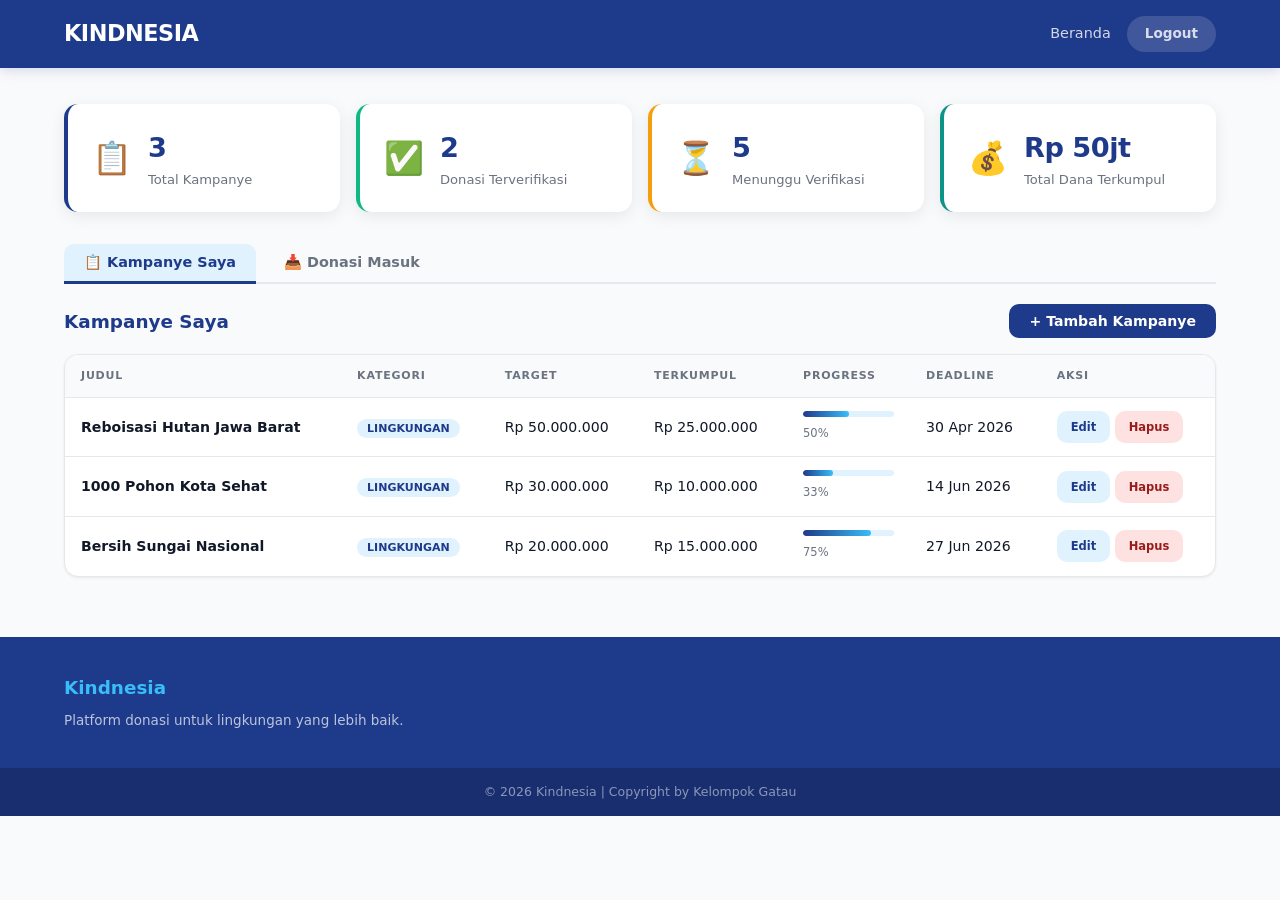
<file: dashboard.html>
<!DOCTYPE html>
<html lang="id">
<head>
  <meta charset="UTF-8">
  <meta name="viewport" content="width=device-width, initial-scale=1.0">
  <title>Dashboard Pengelola — Kindnesia</title>
  <link rel="stylesheet" href="assets/css/dashboard.css">
</head>
<body>

<header>
  <div class="container nav">
    <h1 class="logo">Kindnesia</h1>
    <nav>
      <span id="welcomeText" class="welcome-text"></span>
      <a href="index.html">Beranda</a>
      <a href="logout.php" class="logout-btn" id="logoutBtn">Logout</a>
    </nav>
  </div>
</header>

<main class="container">

  <!-- SUMMARY CARDS -->
  <section class="summary-grid">
    <div class="summary-card blue">
      <div class="summary-icon">📋</div>
      <div class="summary-info">
        <div class="summary-num" id="totalKampanye">3</div>
        <div class="summary-label">Total Kampanye</div>
      </div>
    </div>
    <div class="summary-card green">
      <div class="summary-icon">✅</div>
      <div class="summary-info">
        <div class="summary-num" id="donasiVerified">2</div>
        <div class="summary-label">Donasi Terverifikasi</div>
      </div>
    </div>
    <div class="summary-card yellow">
      <div class="summary-icon">⏳</div>
      <div class="summary-info">
        <div class="summary-num" id="donasiPending">5</div>
        <div class="summary-label">Menunggu Verifikasi</div>
      </div>
    </div>
    <div class="summary-card teal">
      <div class="summary-icon">💰</div>
      <div class="summary-info">
        <div class="summary-num" id="totalDana">Rp 50jt</div>
        <div class="summary-label">Total Dana Terkumpul</div>
      </div>
    </div>
  </section>

  <!-- TABS -->
  <div class="tabs">
    <button class="tab-btn active" onclick="showTab('kampanye', this)">📋 Kampanye Saya</button>
    <button class="tab-btn" onclick="showTab('donasi', this)">📥 Donasi Masuk</button>
  </div>

  <!-- TAB: KAMPANYE -->
  <section id="tab-kampanye" class="tab-content active">
    <div class="section-header">
      <h2>Kampanye Saya</h2>
      <button class="btn-primary" onclick="showModal()">+ Tambah Kampanye</button>
    </div>

    <div class="table-wrap">
      <table>
        <thead>
          <tr>
            <th>Judul</th>
            <th>Kategori</th>
            <th>Target</th>
            <th>Terkumpul</th>
            <th>Progress</th>
            <th>Deadline</th>
            <th>Aksi</th>
          </tr>
        </thead>
        <tbody id="kampanyeTable">
          <tr>
            <td><strong>Reboisasi Hutan Jawa Barat</strong></td>
            <td><span class="badge">Lingkungan</span></td>
            <td>Rp 50.000.000</td>
            <td>Rp 25.000.000</td>
            <td>
              <div class="mini-bar"><div style="width:50%"></div></div>
              <small>50%</small>
            </td>
            <td>30 Apr 2026</td>
            <td>
              <button class="btn-sm btn-edit" onclick="alert('Edit kampanye')">Edit</button>
              <button class="btn-sm btn-danger" onclick="alert('Hapus kampanye')">Hapus</button>
            </td>
          </tr>
          <tr>
            <td><strong>1000 Pohon Kota Sehat</strong></td>
            <td><span class="badge">Lingkungan</span></td>
            <td>Rp 30.000.000</td>
            <td>Rp 10.000.000</td>
            <td>
              <div class="mini-bar"><div style="width:33%"></div></div>
              <small>33%</small>
            </td>
            <td>14 Jun 2026</td>
            <td>
              <button class="btn-sm btn-edit" onclick="alert('Edit kampanye')">Edit</button>
              <button class="btn-sm btn-danger" onclick="alert('Hapus kampanye')">Hapus</button>
            </td>
          </tr>
          <tr>
            <td><strong>Bersih Sungai Nasional</strong></td>
            <td><span class="badge">Lingkungan</span></td>
            <td>Rp 20.000.000</td>
            <td>Rp 15.000.000</td>
            <td>
              <div class="mini-bar"><div style="width:75%"></div></div>
              <small>75%</small>
            </td>
            <td>27 Jun 2026</td>
            <td>
              <button class="btn-sm btn-edit" onclick="alert('Edit kampanye')">Edit</button>
              <button class="btn-sm btn-danger" onclick="alert('Hapus kampanye')">Hapus</button>
            </td>
          </tr>
        </tbody>
      </table>
    </div>
  </section>

  <!-- TAB: DONASI -->
  <section id="tab-donasi" class="tab-content">
    <div class="section-header">
      <h2>Donasi Masuk</h2>
      <div class="filter-inline">
        <select id="filterStatus" onchange="filterDonasi()">
          <option value="">Semua Status</option>
          <option value="pending">Pending</option>
          <option value="verified">Terverifikasi</option>
          <option value="rejected">Ditolak</option>
        </select>
      </div>
    </div>

    <div class="table-wrap">
      <table>
        <thead>
          <tr>
            <th>Donatur</th>
            <th>Kampanye</th>
            <th>Nominal</th>
            <th>Metode</th>
            <th>Bukti</th>
            <th>Pesan</th>
            <th>Status</th>
            <th>Aksi</th>
          </tr>
        </thead>
        <tbody id="donasiTable">
          <tr data-status="pending">
            <td>Budi Santoso<br><small>budi@email.com</small></td>
            <td>Reboisasi Hutan Jawa Barat</td>
            <td><strong>Rp 50.000</strong></td>
            <td>Transfer Bank</td>
            <td><a href="#" class="link-bukti">Lihat Bukti</a></td>
            <td>Semoga bermanfaat!</td>
            <td><span class="status-badge pending">Pending</span></td>
            <td>
              <button class="btn-sm btn-verify" onclick="updateStatus(this, 'verified')">✓ Verifikasi</button>
              <button class="btn-sm btn-danger" onclick="updateStatus(this, 'rejected')">✗ Tolak</button>
            </td>
          </tr>
          <tr data-status="verified">
            <td>Sari Dewi<br><small>sari@email.com</small></td>
            <td>Bersih Sungai Nasional</td>
            <td><strong>Rp 100.000</strong></td>
            <td>QRIS</td>
            <td><a href="#" class="link-bukti">Lihat Bukti</a></td>
            <td>-</td>
            <td><span class="status-badge verified">Terverifikasi</span></td>
            <td><span class="text-muted">-</span></td>
          </tr>
          <tr data-status="pending">
            <td>Andi Pratama<br><small>andi@email.com</small></td>
            <td>1000 Pohon Kota Sehat</td>
            <td><strong>Rp 25.000</strong></td>
            <td>E-Wallet</td>
            <td><a href="#" class="link-bukti">Lihat Bukti</a></td>
            <td>Terus semangat!</td>
            <td><span class="status-badge pending">Pending</span></td>
            <td>
              <button class="btn-sm btn-verify" onclick="updateStatus(this, 'verified')">✓ Verifikasi</button>
              <button class="btn-sm btn-danger" onclick="updateStatus(this, 'rejected')">✗ Tolak</button>
            </td>
          </tr>
        </tbody>
      </table>
    </div>
  </section>

</main>

<!-- MODAL TAMBAH KAMPANYE -->
<div id="modalOverlay" class="modal-overlay" onclick="hideModal()" style="display:none;">
  <div class="modal" onclick="event.stopPropagation()">
    <div class="modal-header">
      <h3>Tambah Kampanye Baru</h3>
      <button class="modal-close" onclick="hideModal()">✕</button>
    </div>
    <form id="kampanyeForm" onsubmit="submitKampanye(event)">
      <div class="form-group">
        <label>Judul Kampanye</label>
        <input type="text" placeholder="Judul kampanye Anda" required>
      </div>
      <div class="form-row">
        <div class="form-group">
          <label>Kategori</label>
          <select required>
            <option value="">Pilih Kategori</option>
            <option>Lingkungan</option>
            <option>Kesehatan</option>
            <option>Pendidikan</option>
            <option>Bencana</option>
            <option>Fasilitas Umum</option>
          </select>
        </div>
        <div class="form-group">
          <label>Lokasi</label>
          <input type="text" placeholder="Kota, Provinsi">
        </div>
      </div>
      <div class="form-row">
        <div class="form-group">
          <label>Target Dana (Rp)</label>
          <input type="number" placeholder="50000000" min="100000" required>
        </div>
        <div class="form-group">
          <label>Deadline</label>
          <input type="date" required>
        </div>
      </div>
      <div class="form-group">
        <label>Deskripsi</label>
        <textarea rows="3" placeholder="Ceritakan kampanye Anda..."></textarea>
      </div>
      <div class="modal-actions">
        <button type="button" class="btn-secondary" onclick="hideModal()">Batal</button>
        <button type="submit" class="btn-primary">Simpan Kampanye</button>
      </div>
    </form>
  </div>
</div>

<footer>
  <div class="footer-content container">
    <div>
      <h3>Kindnesia</h3>
      <p>Platform donasi untuk lingkungan yang lebih baik.</p>
    </div>
  </div>
  <div class="copyright">
    <p>© 2026 Kindnesia | Copyright by Kelompok Gatau</p>
  </div>
</footer>

<script>
  // Tampilkan nama pengelola dari sessionStorage
  (function () {
    // Cukup tampilkan nama kalau ada di sessionStorage
    // TIDAK redirect paksa — biar PHP session yang handle auth
    try {
      const raw = sessionStorage.getItem('kindnesia_user');
      if (raw) {
        const user = JSON.parse(raw);
        const el = document.getElementById('welcomeText');
        if (el && user.nama) el.textContent = '👤 ' + user.nama;
      }
    } catch (_) {}
  })();

  // Tab switching
  function showTab(name, btn) {
    document.querySelectorAll('.tab-content').forEach(t => t.classList.remove('active'));
    document.querySelectorAll('.tab-btn').forEach(b => b.classList.remove('active'));
    document.getElementById('tab-' + name).classList.add('active');
    btn.classList.add('active');
  }

  // Modal
  function showModal() {
    document.getElementById('modalOverlay').style.display = 'flex';
  }
  function hideModal() {
    document.getElementById('modalOverlay').style.display = 'none';
  }

  // Submit kampanye (placeholder)
  function submitKampanye(e) {
    e.preventDefault();
    alert('Kampanye berhasil ditambahkan! (Hubungkan ke PHP untuk fungsionalitas penuh)');
    hideModal();
  }

  // Filter donasi
  function filterDonasi() {
    const val = document.getElementById('filterStatus').value;
    document.querySelectorAll('#donasiTable tr').forEach(row => {
      const status = row.dataset.status || '';
      row.style.display = (!val || status === val) ? '' : 'none';
    });
  }

  // Update status donasi
  function updateStatus(btn, newStatus) {
    const row = btn.closest('tr');
    row.dataset.status = newStatus;
    const badgeEl = row.querySelector('.status-badge');
    const actionCell = row.querySelector('td:last-child');

    if (newStatus === 'verified') {
      badgeEl.className = 'status-badge verified';
      badgeEl.textContent = 'Terverifikasi';
    } else {
      badgeEl.className = 'status-badge rejected';
      badgeEl.textContent = 'Ditolak';
    }
    actionCell.innerHTML = '<span class="text-muted">-</span>';
  }

  // Logout
  document.getElementById('logoutBtn').addEventListener('click', function (e) {
    e.preventDefault();
    sessionStorage.removeItem('kindnesia_user');
    window.location.href = 'logout.php';
  });
</script>

</body>
</html>
</file>
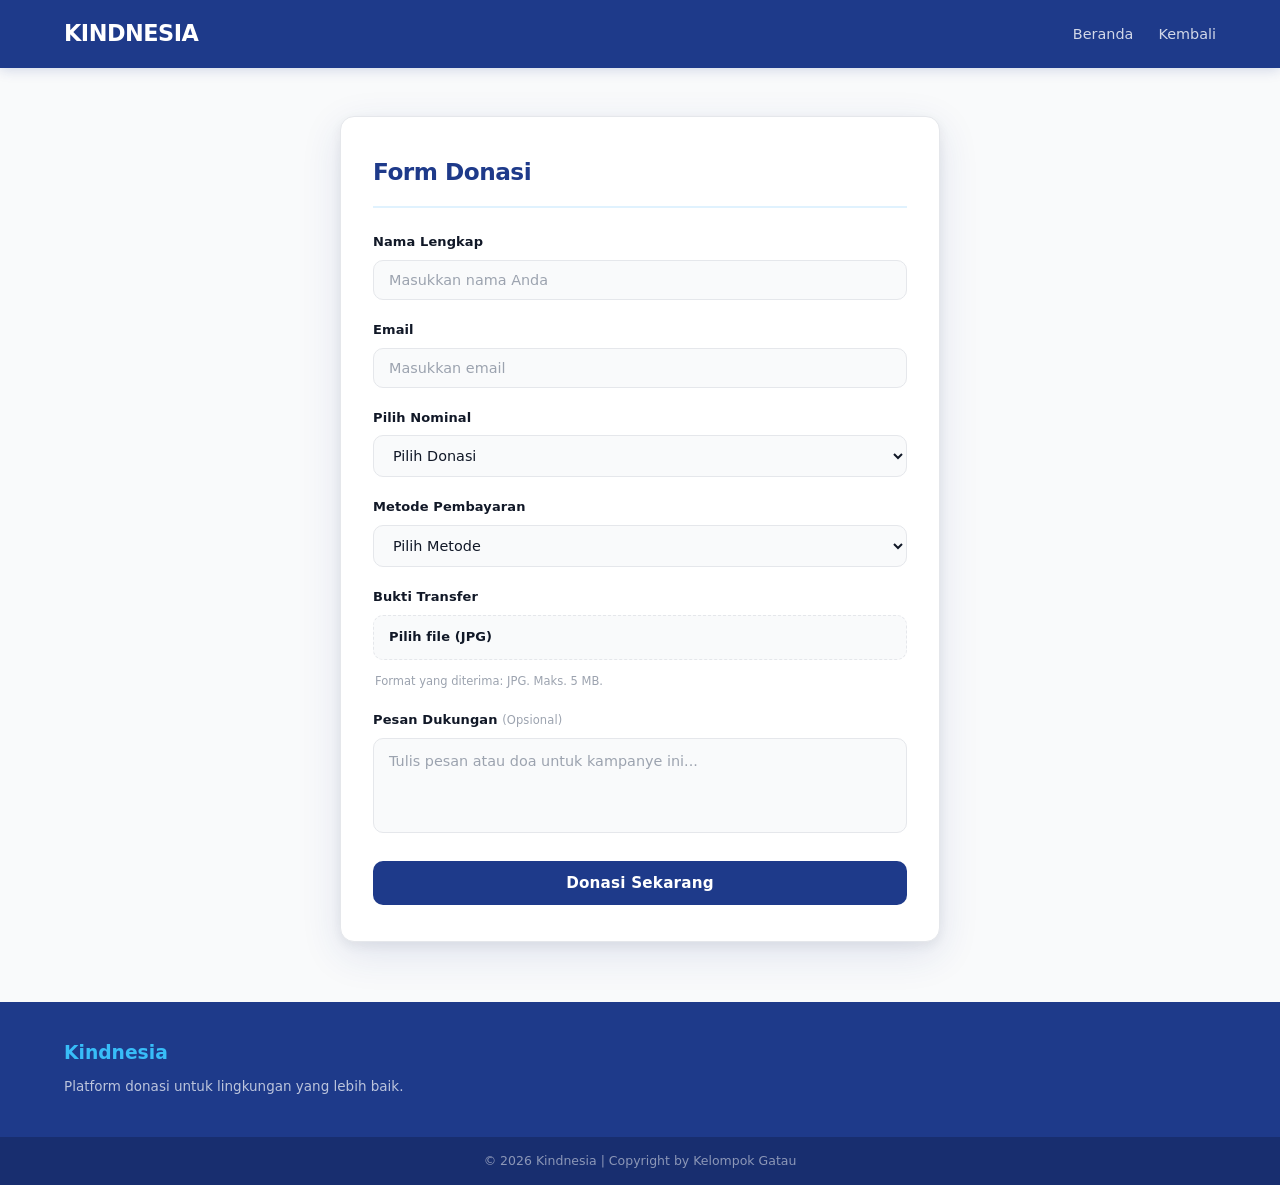
<file: donasi.html>
<!DOCTYPE html>
<html lang="id">
<head>
    <meta charset="UTF-8">
    <meta name="viewport" content="width=device-width, initial-scale=1.0">
    <title>Donasi Kindnesia - Crowdfunding Social and Nature</title>
    <link rel="stylesheet" href="assets/css/donasi.css">
</head>
<body>

<header>
    <div class="container nav">
        <h1 class="logo">Kindnesia</h1>
        <nav>
            <a href="index.html">Beranda</a>
            <a href="details.html">Kembali</a>
        </nav>
    </div>
</header>

<main>
    <div class="card glass">
            <h2>Form Donasi</h2>

            <div id="successMsg" class="success-msg" style="display:none;">
                Donasi Anda berhasil dikirim! Terima kasih atas kepedulian Anda.
            </div>

            <form id="donasiForm">
                <div class="form-group">
                    <label for="nama">Nama Lengkap</label>
                    <input type="text" id="nama" placeholder="Masukkan nama Anda" required>
                </div>

                <div class="form-group">
                    <label for="email">Email</label>
                    <input type="email" id="email" placeholder="Masukkan email" required>
                </div>

                <div class="form-group">
                    <label for="nominal">Pilih Nominal</label>
                    <select id="nominal" required>
                        <option value="">Pilih Donasi</option>
                        <option value="10000">Rp 10.000</option>
                        <option value="25000">Rp 25.000</option>
                        <option value="50000">Rp 50.000</option>
                        <option value="100000">Rp 100.000</option>
                        <option value="250000">Rp 250.000</option>
                        <option value="500000">Rp 500.000</option>
                        <option value="1000000">Rp 1.000.000</option>
                    </select>
                </div>

                <div class="form-group">
                    <label for="metode">Metode Pembayaran</label>
                    <select id="metode" required>
                        <option value="">Pilih Metode</option>
                        <option>Transfer Bank (BCA / BNI / Mandiri)</option>
                        <option>E-Wallet (OVO, DANA, GoPay)</option>
                        <option>QRIS</option>
                    </select>
                </div>

                <div class="form-group">
                    <label for="bukti">Bukti Transfer</label>
                    <div class="file-upload-wrapper">
                        <input type="file" id="bukti" accept=".jpg,.jpeg" required>
                        <label for="bukti" class="file-upload-label">
                            <span id="fileNameDisplay">Pilih file (JPG)</span>
                        </label>
                    </div>
                    <p class="file-hint">Format yang diterima: JPG. Maks. 5 MB.</p>
                </div>

                <div class="form-group">
                    <label for="pesan">Pesan Dukungan <span class="optional">(Opsional)</span></label>
                    <textarea id="pesan" placeholder="Tulis pesan atau doa untuk kampanye ini..."></textarea>
                </div>

                <button type="submit" class="btn-submit">Donasi Sekarang</button>
            </form>
        </div>
</main>
<footer>
    <div class="footer-content container">
        <div>
            <h3>Kindnesia</h3>
            <p>Platform donasi untuk lingkungan yang lebih baik.</p>
        </div>
    </div>
    <div class="copyright">
        <p>© 2026 Kindnesia | Copyright by Kelompok Gatau</p>
    </div>
</footer>

</body>
</html>
</file>
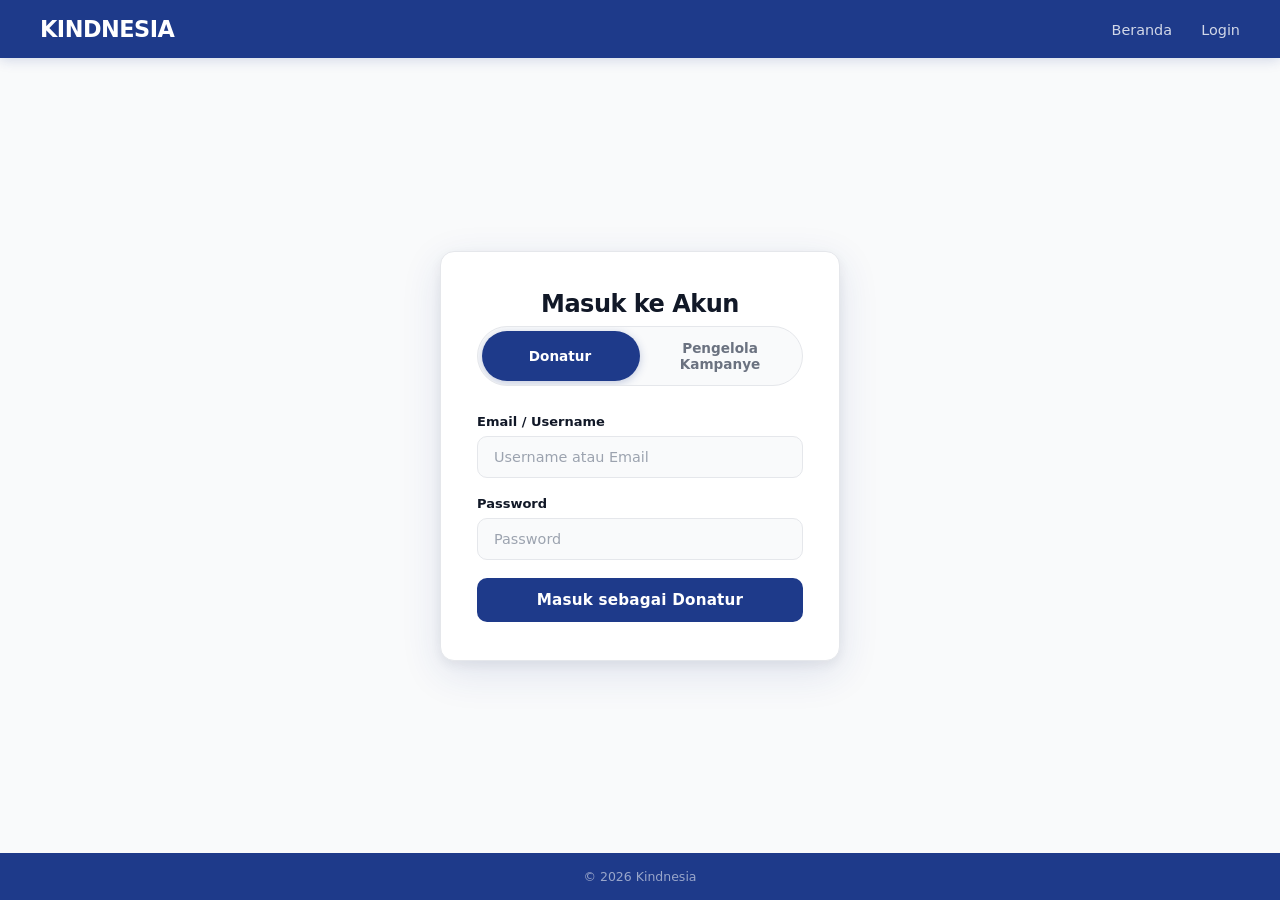
<file: login.html>
<!DOCTYPE html>
<html lang="id">
<head>
  <meta charset="UTF-8">
  <title>Login Kindnesia - Crowdfunding Social and Nature</title>
  <link rel="stylesheet" href="assets/css/login.css">
</head>
<body>

<header>
  <h1>Kindnesia</h1>
  <nav>
    <a href="index.php">Beranda</a>
    <a href="#">Login</a>
  </nav>
</header>

<div class="login-container">
  <div class="login-box">

    <h2 class="title-box">Masuk ke Akun</h2>

    <div class="role-toggle">
      <button class="active" onclick="setRole('donatur', this)">Donatur</button>
      <button onclick="setRole('pengelola', this)">Pengelola Kampanye</button>
      <span class="toggle-slider" aria-hidden="true"></span>
    </div>

    <div class="input-group">
      <label>Email / Username</label>
      <input type="text" placeholder="Username atau Email">
    </div>

    <div class="input-group">
      <label>Password</label>
      <input type="password" placeholder="Password">
    </div>

    <button class="login-btn" id="loginBtn">
      Masuk sebagai Donatur
    </button>

  </div>
</div>

<footer>
  © 2026 Kindnesia
</footer>
<script src="assets/js/login.js"></script>
</body>
</html>
</file>
<file: assets/css/dashboard.css>
/* ==========================================
   Kindnesia — Dashboard Pengelola
   ========================================== */

:root {
  --primary: #1E3A8A;
  --primary-hover: #1e40af;
  --secondary: #38BDF8;
  --secondary-light: #e0f2fe;
  --bg: #F9FAFB;
  --surface: #FFFFFF;
  --text: #111827;
  --text-muted: #6B7280;
  --text-light: #9CA3AF;
  --border: #E5E7EB;
  --shadow-sm: 0 1px 3px rgba(0,0,0,0.07);
  --shadow-md: 0 4px 16px rgba(0,0,0,0.08);
  --shadow-lg: 0 12px 32px rgba(0,0,0,0.10);
  --radius: 10px;
  --radius-lg: 14px;
  --radius-pill: 50px;
  --green: #10B981;
  --yellow: #F59E0B;
  --red: #EF4444;
  --teal: #0D9488;
}

* { margin: 0; padding: 0; box-sizing: border-box; font-family: 'Segoe UI', system-ui, sans-serif; }

body { background: var(--bg); color: var(--text); min-height: 100vh; line-height: 1.6; }

.container { width: 90%; max-width: 1200px; margin: auto; }

/* ── HEADER ── */
header {
  background: var(--primary);
  position: sticky; top: 0; z-index: 100;
  box-shadow: 0 2px 12px rgba(30,58,138,0.18);
}

.nav {
  display: flex; justify-content: space-between;
  align-items: center; padding: 16px 0;
}

.logo {
  color: white; font-weight: 800; font-size: 1.4rem;
  letter-spacing: -0.5px; text-transform: uppercase;
}

nav { display: flex; align-items: center; gap: 16px; }

.welcome-text {
  color: rgba(255,255,255,0.85);
  font-size: 0.88rem; font-weight: 600;
}

nav a {
  text-decoration: none; color: rgba(255,255,255,0.8);
  font-weight: 500; font-size: 0.9rem; transition: color 0.2s;
}

nav a:hover { color: var(--secondary); }

.logout-btn {
  background: rgba(255,255,255,0.15) !important;
  padding: 7px 18px;
  border-radius: var(--radius-pill);
  font-weight: 700 !important;
  font-size: 0.85rem !important;
  transition: background 0.25s !important;
}

.logout-btn:hover {
  background: var(--red) !important;
  color: white !important;
}

/* ── MAIN ── */
main { padding: 36px 0 60px; }

/* ── SUMMARY CARDS ── */
.summary-grid {
  display: grid;
  grid-template-columns: repeat(auto-fit, minmax(200px, 1fr));
  gap: 16px; margin-bottom: 32px;
}

.summary-card {
  background: var(--surface);
  border-radius: var(--radius-lg);
  padding: 22px 24px;
  display: flex; align-items: center; gap: 16px;
  box-shadow: var(--shadow-md);
  border-left: 4px solid transparent;
  transition: transform 0.2s;
}

.summary-card:hover { transform: translateY(-3px); }
.summary-card.blue  { border-left-color: var(--primary); }
.summary-card.green { border-left-color: var(--green); }
.summary-card.yellow{ border-left-color: var(--yellow); }
.summary-card.teal  { border-left-color: var(--teal); }

.summary-icon { font-size: 2rem; flex-shrink: 0; }

.summary-num {
  font-size: 1.7rem; font-weight: 800;
  color: var(--primary); letter-spacing: -0.5px;
}

.summary-label { font-size: 0.82rem; color: var(--text-muted); font-weight: 500; }

/* ── TABS ── */
.tabs {
  display: flex; gap: 8px; margin-bottom: 20px;
  border-bottom: 2px solid var(--border); padding-bottom: 0;
}

.tab-btn {
  background: none; border: none; cursor: pointer;
  padding: 10px 20px; font-weight: 600; font-size: 0.9rem;
  color: var(--text-muted); border-bottom: 3px solid transparent;
  margin-bottom: -2px; transition: all 0.2s; font-family: inherit;
  border-radius: var(--radius) var(--radius) 0 0;
}

.tab-btn:hover { color: var(--primary); }
.tab-btn.active { color: var(--primary); border-bottom-color: var(--primary); background: var(--secondary-light); }

/* ── TAB CONTENT ── */
.tab-content { display: none; }
.tab-content.active { display: block; }

/* ── SECTION HEADER ── */
.section-header {
  display: flex; justify-content: space-between;
  align-items: center; margin-bottom: 16px; flex-wrap: wrap; gap: 12px;
}

.section-header h2 {
  font-size: 1.15rem; font-weight: 800; color: var(--primary);
}

.filter-inline select {
  padding: 8px 14px; border-radius: var(--radius);
  border: 1.5px solid var(--border); background: var(--bg);
  font-size: 0.88rem; font-family: inherit; outline: none;
  cursor: pointer; color: var(--text);
}

/* ── TABLE ── */
.table-wrap {
  background: var(--surface); border-radius: var(--radius-lg);
  border: 1px solid var(--border); box-shadow: var(--shadow-sm);
  overflow-x: auto;
}

table { width: 100%; border-collapse: collapse; font-size: 0.88rem; }

thead { background: var(--bg); }

th {
  padding: 12px 16px; text-align: left;
  font-size: 11px; font-weight: 700; color: var(--text-muted);
  text-transform: uppercase; letter-spacing: 0.8px;
  border-bottom: 1px solid var(--border);
}

td {
  padding: 13px 16px; border-bottom: 1px solid var(--border);
  vertical-align: middle; color: var(--text);
}

td small { color: var(--text-muted); font-size: 11.5px; }

tr:last-child td { border-bottom: none; }
tr:hover td { background: var(--bg); }

/* ── BADGES ── */
.badge {
  background: var(--secondary-light); color: var(--primary);
  padding: 3px 10px; border-radius: var(--radius-pill);
  font-size: 11px; font-weight: 700; text-transform: uppercase;
}

.status-badge {
  padding: 4px 12px; border-radius: var(--radius-pill);
  font-size: 11px; font-weight: 700; text-transform: uppercase;
}

.status-badge.pending  { background: #FEF3C7; color: #92400E; }
.status-badge.verified { background: #D1FAE5; color: #065F46; }
.status-badge.rejected { background: #FEE2E2; color: #991B1B; }

/* ── MINI PROGRESS BAR ── */
.mini-bar {
  background: var(--secondary-light); height: 6px;
  border-radius: 99px; overflow: hidden; margin-bottom: 4px;
  min-width: 80px;
}

.mini-bar div {
  height: 100%;
  background: linear-gradient(90deg, var(--primary), var(--secondary));
  border-radius: 99px;
}

/* ── BUTTONS ── */
.btn-primary {
  background: var(--primary); color: white; border: none;
  padding: 9px 20px; border-radius: var(--radius);
  font-weight: 700; font-size: 0.88rem; cursor: pointer;
  transition: background 0.25s, transform 0.2s; font-family: inherit;
}

.btn-primary:hover {
  background: var(--secondary); color: var(--primary);
  transform: translateY(-1px);
}

.btn-secondary {
  background: var(--bg); color: var(--text-muted);
  border: 1.5px solid var(--border);
  padding: 9px 20px; border-radius: var(--radius);
  font-weight: 600; font-size: 0.88rem; cursor: pointer;
  transition: all 0.2s; font-family: inherit;
}

.btn-secondary:hover { border-color: var(--primary); color: var(--primary); }

.btn-sm {
  display: inline-flex;
  align-items: center;
  justify-content: center;
  padding: 7px 14px;
  height: 32px;
  border-radius: var(--radius);
  font-size: 11.5px;
  font-weight: 700;
  border: none;
  cursor: pointer;
  font-family: inherit;
  transition: all 0.2s;
  text-decoration: none;
  white-space: nowrap;
}

.btn-donatur {
  background: #3b82f6;
  color: #fff;
}

.btn-donatur:hover {
  background: #2563eb;
}

.inline-form {
  display: inline-flex;
}

.action-group {
  display: flex;
  flex-wrap: wrap;
  gap: 8px;
  align-items: center;
}

.btn-edit { background: var(--secondary-light); color: var(--primary); }
.btn-edit:hover { background: var(--secondary); }

.btn-verify { background: #D1FAE5; color: #065F46; }
.btn-verify:hover { background: #A7F3D0; }

.btn-danger { background: #FEE2E2; color: #991B1B; }
.btn-danger:hover { background: #FECACA; }

.link-bukti {
  color: var(--primary); font-weight: 600; font-size: 11.5px;
  text-decoration: none;
}
.link-bukti:hover { text-decoration: underline; }

.text-muted { color: var(--text-light); font-size: 0.85rem; }

/* ── MODAL ── */
.modal-overlay {
  position: fixed; inset: 0;
  background: rgba(0,0,0,0.45);
  display: flex; align-items: center; justify-content: center;
  z-index: 1000; padding: 20px;
}

.modal {
  background: var(--surface); border-radius: var(--radius-lg);
  width: 100%; max-width: 540px;
  box-shadow: var(--shadow-lg); overflow: hidden;
}

.modal-header {
  display: flex; justify-content: space-between; align-items: center;
  padding: 20px 24px;
  border-bottom: 1px solid var(--border); background: var(--bg);
}

.modal-header h3 { font-size: 1rem; font-weight: 800; color: var(--primary); }

.modal-close {
  background: none; border: none; font-size: 1.1rem;
  cursor: pointer; color: var(--text-muted); padding: 4px 8px;
  border-radius: var(--radius); transition: background 0.2s;
}
.modal-close:hover { background: var(--border); }

.modal form { padding: 24px; }

.form-group { margin-bottom: 16px; }

.form-row { display: grid; grid-template-columns: 1fr 1fr; gap: 12px; }

.form-group label {
  display: block; font-size: 12.5px; font-weight: 700;
  color: var(--text); margin-bottom: 6px;
}

.form-group input,
.form-group select,
.form-group textarea {
  width: 100%; padding: 10px 14px;
  border-radius: var(--radius); border: 1.5px solid var(--border);
  background: var(--bg); color: var(--text); font-size: 0.88rem;
  outline: none; transition: border-color 0.2s, box-shadow 0.2s;
  font-family: inherit;
}

.form-group input:focus,
.form-group select:focus,
.form-group textarea:focus {
  border-color: var(--secondary);
  box-shadow: 0 0 0 3px rgba(56,189,248,0.15);
  background: var(--surface);
}

.modal-actions {
  display: flex; gap: 10px; justify-content: flex-end;
  margin-top: 20px; padding-top: 16px; border-top: 1px solid var(--border);
}

/* ── FOOTER ── */
footer { background: var(--primary); color: white; }

.footer-content {
  display: flex; flex-wrap: wrap; gap: 20px; padding: 36px 0;
}

.footer-content h3 {
  font-size: 1.15rem; font-weight: 800;
  color: var(--secondary); margin-bottom: 8px;
}

.footer-content p { font-size: 13.5px; color: rgba(255,255,255,0.7); }

.copyright {
  text-align: center; padding: 14px;
  background: rgba(0,0,0,0.2);
  font-size: 12.5px; color: rgba(255,255,255,0.5);
}

/* ── RESPONSIVE ── */
@media (max-width: 768px) {
  .summary-grid { grid-template-columns: 1fr 1fr; }
  .form-row { grid-template-columns: 1fr; }
  th, td { padding: 10px 12px; }
}

@media (max-width: 480px) {
  .summary-grid { grid-template-columns: 1fr; }
}
</file>
<file: assets/css/donasi.css>
/* ==========================================
   TreeVolution — Donation Page
   Modern Minimalist Theme
   ========================================== */

:root {
  --primary: #1E3A8A;
  --primary-hover: #1e40af;
  --secondary: #38BDF8;
  --secondary-light: #e0f2fe;
  --bg: #F9FAFB;
  --surface: #FFFFFF;
  --text: #111827;
  --text-muted: #6B7280;
  --text-light: #9CA3AF;
  --border: #E5E7EB;
  --shadow-sm: 0 1px 3px rgba(0,0,0,0.07);
  --shadow-md: 0 4px 16px rgba(0,0,0,0.08), 0 2px 6px rgba(0,0,0,0.04);
  --shadow-lg: 0 12px 40px rgba(30,58,138,0.12), 0 4px 12px rgba(0,0,0,0.06);
  --radius: 10px;
  --radius-lg: 14px;
  --radius-pill: 50px;
}

* {
  margin: 0;
  padding: 0;
  box-sizing: border-box;
  font-family: 'Segoe UI', system-ui, -apple-system, sans-serif;
}

body {
  background: var(--bg);
  color: var(--text);
  min-height: 100vh;
  overflow-x: hidden;
  line-height: 1.6;
}

.container {
  width: 90%;
  max-width: 1200px;
  margin: auto;
}

/* ==========================================
   HEADER / NAVBAR
   ========================================== */
header {
  background: var(--primary);
  padding: 0;
  position: sticky;
  top: 0;
  z-index: 100;
  box-shadow: 0 2px 12px rgba(30,58,138,0.18);
}

.nav {
  display: flex;
  justify-content: space-between;
  align-items: center;
  padding: 16px 0;
}

.logo {
  color: white;
  font-size: 1.4rem;
  font-weight: 800;
  letter-spacing: -0.5px;
  text-transform: uppercase;
}

nav a {
  margin-left: 20px;
  color: rgba(255,255,255,0.8);
  text-decoration: none;
  font-weight: 500;
  font-size: 0.9rem;
  transition: color 0.2s;
}

nav a:hover {
  color: var(--secondary);
}

nav a.back-btn {
  background: var(--secondary);
  color: var(--primary);
  padding: 8px 20px;
  border-radius: var(--radius-pill);
  font-weight: 700;
  font-size: 0.88rem;
  transition: background 0.25s, transform 0.2s;
}

nav a.back-btn:hover {
  background: #7dd3fc;
  transform: translateY(-1px);
}

/* ==========================================
   MAIN CONTENT
   ========================================== */
main {
  width: 90%;
  max-width: 600px;
  margin: 48px auto 60px;
}

/* ==========================================
   FORM CARD
   ========================================== */
.card {
  background: var(--surface);
  border: 1px solid var(--border);
  border-radius: var(--radius-lg);
  padding: 36px 32px;
  box-shadow: var(--shadow-lg);
}

.glass {
  background: var(--surface);
}

.card h2 {
  font-size: 1.45rem;
  font-weight: 800;
  color: var(--primary);
  margin-bottom: 24px;
  letter-spacing: -0.5px;
  padding-bottom: 16px;
  border-bottom: 2px solid var(--secondary-light);
}

/* ==========================================
   SUCCESS MESSAGE
   ========================================== */
.success-msg {
  background: #EFF6FF;
  border: 1.5px solid var(--secondary);
  color: var(--primary);
  border-radius: var(--radius);
  padding: 16px 20px;
  font-weight: 600;
  font-size: 0.92rem;
  margin-bottom: 22px;
  text-align: center;
}

/* ==========================================
   FORM GROUPS
   ========================================== */
.form-group {
  margin-bottom: 20px;
  display: flex;
  flex-direction: column;
}

.form-group label {
  margin-bottom: 7px;
  font-size: 13px;
  font-weight: 700;
  color: var(--text);
  letter-spacing: 0.1px;
}

.optional {
  font-weight: 400;
  color: var(--text-light);
  font-size: 11.5px;
}

input[type="text"],
input[type="email"],
select,
textarea {
  padding: 11px 15px;
  border-radius: var(--radius);
  border: 1.5px solid var(--border);
  background: var(--bg);
  color: var(--text);
  font-size: 0.9rem;
  outline: none;
  transition: border-color 0.2s, box-shadow 0.2s, background 0.2s;
  font-family: inherit;
}

input[type="text"]::placeholder,
input[type="email"]::placeholder,
textarea::placeholder {
  color: var(--text-light);
}

input[type="text"]:focus,
input[type="email"]:focus,
select:focus,
textarea:focus {
  border-color: var(--secondary);
  box-shadow: 0 0 0 3px rgba(56,189,248,0.15);
  background: var(--surface);
}

select {
  cursor: pointer;
  appearance: auto;
}

textarea {
  resize: none;
  height: 95px;
  border-radius: var(--radius);
  line-height: 1.6;
}

/* ==========================================
   FILE UPLOAD
   ========================================== */
input[type="file"] {
  display: none;
}

.file-upload-wrapper {
  position: relative;
}

.file-upload-label {
  display: flex;
  align-items: center;
  gap: 10px;
  padding: 11px 15px;
  border-radius: var(--radius);
  border: 1.5px dashed var(--border);
  background: var(--bg);
  color: var(--text-muted);
  font-size: 0.88rem;
  cursor: pointer;
  transition: border-color 0.2s, background 0.2s, color 0.2s;
}

.file-upload-label:hover {
  border-color: var(--secondary);
  background: var(--secondary-light);
  color: var(--primary);
}

.file-icon {
  font-size: 1.1rem;
}

.file-hint {
  font-size: 11.5px;
  color: var(--text-light);
  margin-top: 5px;
  margin-left: 2px;
}

/* ==========================================
   SUBMIT BUTTON
   ========================================== */
.btn-submit {
  width: 100%;
  padding: 13px;
  border: none;
  border-radius: var(--radius);
  background: var(--primary);
  color: white;
  font-weight: 700;
  font-size: 0.95rem;
  cursor: pointer;
  margin-top: 8px;
  transition: background 0.25s, transform 0.2s, box-shadow 0.2s;
  letter-spacing: 0.2px;
  font-family: inherit;
}

.btn-submit:hover {
  background: var(--secondary);
  color: var(--primary);
  transform: translateY(-1px);
  box-shadow: 0 6px 18px rgba(56,189,248,0.3);
}

/* ==========================================
   FOOTER
   ========================================== */
footer {
  background: var(--primary);
  color: white;
  margin-top: 0;
}

.footer-content {
  display: flex;
  justify-content: space-between;
  flex-wrap: wrap;
  gap: 20px;
  padding: 36px 0;
}

.footer-content h3,
.footer-content h4 {
  color: var(--secondary);
  margin-bottom: 8px;
  font-weight: 700;
}

.footer-content p {
  font-size: 13.5px;
  color: rgba(255,255,255,0.7);
  margin: 4px 0;
}

.copyright {
  text-align: center;
  padding: 14px;
  background: rgba(0,0,0,0.2);
  font-size: 12.5px;
  color: rgba(255,255,255,0.5);
}

/* ==========================================
   RESPONSIVE
   ========================================== */
@media (max-width: 768px) {
  .card {
    padding: 24px 18px;
  }

  main {
    margin: 28px auto 40px;
  }
}
</file>
<file: assets/css/login.css>
/* ==========================================
   TreeVolution — Login Page
   Modern Minimalist Theme
   ========================================== */

:root {
  --primary: #1E3A8A;
  --primary-hover: #1e40af;
  --secondary: #38BDF8;
  --secondary-light: #e0f2fe;
  --bg: #F9FAFB;
  --surface: #FFFFFF;
  --text: #111827;
  --text-muted: #6B7280;
  --text-light: #9CA3AF;
  --border: #E5E7EB;
  --shadow-sm: 0 1px 3px rgba(0,0,0,0.08);
  --shadow-md: 0 4px 16px rgba(0,0,0,0.08), 0 2px 6px rgba(0,0,0,0.04);
  --shadow-lg: 0 12px 40px rgba(30,58,138,0.12), 0 4px 12px rgba(0,0,0,0.06);
  --radius: 10px;
  --radius-lg: 14px;
  --radius-pill: 50px;
}

* {
  margin: 0;
  padding: 0;
  box-sizing: border-box;
  font-family: 'Segoe UI', system-ui, -apple-system, sans-serif;
}

body {
  margin: 0;
  background: var(--bg);
  color: var(--text);
  min-height: 100vh;
  display: flex;
  flex-direction: column;
}

/* ==========================================
   HEADER
   ========================================== */
header {
  display: flex;
  justify-content: space-between;
  align-items: center;
  padding: 16px 40px;
  background: var(--primary);
  position: sticky;
  top: 0;
  z-index: 100;
  box-shadow: 0 2px 12px rgba(30,58,138,0.18);
}

header h1 {
  color: white;
  font-size: 1.4rem;
  font-weight: 800;
  letter-spacing: -0.5px;
  text-transform: uppercase;
}

nav a {
  text-decoration: none;
  color: rgba(255,255,255,0.8);
  margin-left: 24px;
  font-weight: 500;
  font-size: 0.9rem;
  transition: color 0.2s;
}

nav a:hover {
  color: var(--secondary);
}

/* ==========================================
   LOGIN CONTAINER
   ========================================== */
.login-container {
  flex: 1;
  display: flex;
  justify-content: center;
  align-items: center;
  padding: 48px 20px;
}

.login-box {
  width: 100%;
  max-width: 400px;
  padding: 38px 36px;
  border-radius: var(--radius-lg);
  background: var(--surface);
  border: 1px solid var(--border);
  box-shadow: var(--shadow-lg);
  text-align: center;
}

.title-box {
  margin-bottom: 8px;
  color: var(--text);
  font-size: 1.5rem;
  font-weight: 800;
  letter-spacing: -0.5px;
}

.title-box + p,
.login-box > p {
  color: var(--text-muted);
  font-size: 0.9rem;
  margin-bottom: 24px;
}

/* ==========================================
   ROLE TOGGLE
   ========================================== */
.role-toggle {
  position: relative;
  display: flex;
  background: var(--bg);
  border: 1.5px solid var(--border);
  border-radius: var(--radius-pill);
  padding: 4px;
  margin-bottom: 28px;
  gap: 4px;
  overflow: hidden;
}

.role-toggle .toggle-slider {
  position: absolute;
  top: 4px;
  left: 4px;
  width: calc(50% - 4px);
  height: calc(100% - 8px);
  background: var(--primary);
  border-radius: var(--radius-pill);
  box-shadow: 0 2px 8px rgba(30,58,138,0.25);
  transition: transform 0.3s ease;
  transform: translateX(0);
  z-index: 1;
}

.role-toggle.pengelola-active .toggle-slider {
  transform: translateX(100%);
}

.role-toggle button {
  position: relative;
  z-index: 2;
  flex: 1;
  border: none;
  background: transparent;
  padding: 9px 12px;
  border-radius: var(--radius-pill);
  cursor: pointer;
  font-weight: 600;
  font-size: 0.85rem;
  color: var(--text-muted);
  transition: color 0.25s ease;
  font-family: inherit;
}

.role-toggle button:hover {
  color: var(--primary);
}

.role-toggle button.active {
  color: white;
}

/* ==========================================
   INPUT GROUPS
   ========================================== */
.input-group {
  text-align: left;
  margin-bottom: 18px;
}

.input-group label {
  font-size: 13px;
  font-weight: 600;
  margin-bottom: 7px;
  display: block;
  color: var(--text);
}

.input-group input {
  width: 100%;
  padding: 12px 16px;
  border-radius: var(--radius);
  border: 1.5px solid var(--border);
  background: var(--bg);
  color: var(--text);
  font-size: 0.9rem;
  outline: none;
  transition: border-color 0.2s, box-shadow 0.2s;
  font-family: inherit;
}

.input-group input::placeholder {
  color: var(--text-light);
}

.input-group input:focus {
  border-color: var(--secondary);
  box-shadow: 0 0 0 3px rgba(56,189,248,0.15);
  background: var(--surface);
}

.input-group small {
  font-size: 11px;
  color: var(--text-light);
  margin-top: 4px;
  display: block;
}

/* ==========================================
   LOGIN BUTTON
   ========================================== */
.login-btn {
  width: 100%;
  padding: 13px;
  border-radius: var(--radius);
  border: none;
  background: var(--primary);
  color: white;
  font-weight: 700;
  font-size: 0.95rem;
  cursor: pointer;
  transition: background 0.25s, transform 0.2s, box-shadow 0.2s;
  letter-spacing: 0.2px;
  font-family: inherit;
}

.login-btn:hover {
  background: var(--secondary);
  color: var(--primary);
  transform: translateY(-1px);
  box-shadow: 0 6px 18px rgba(56,189,248,0.3);
}

/* ==========================================
   FOOTER
   ========================================== */
footer {
  text-align: center;
  padding: 16px;
  background: var(--primary);
  color: rgba(255,255,255,0.55);
  font-size: 12.5px;
}

@media (max-width: 480px) {
  header {
    padding: 14px 20px;
  }

  .login-box {
    padding: 28px 22px;
  }
}
</file>
